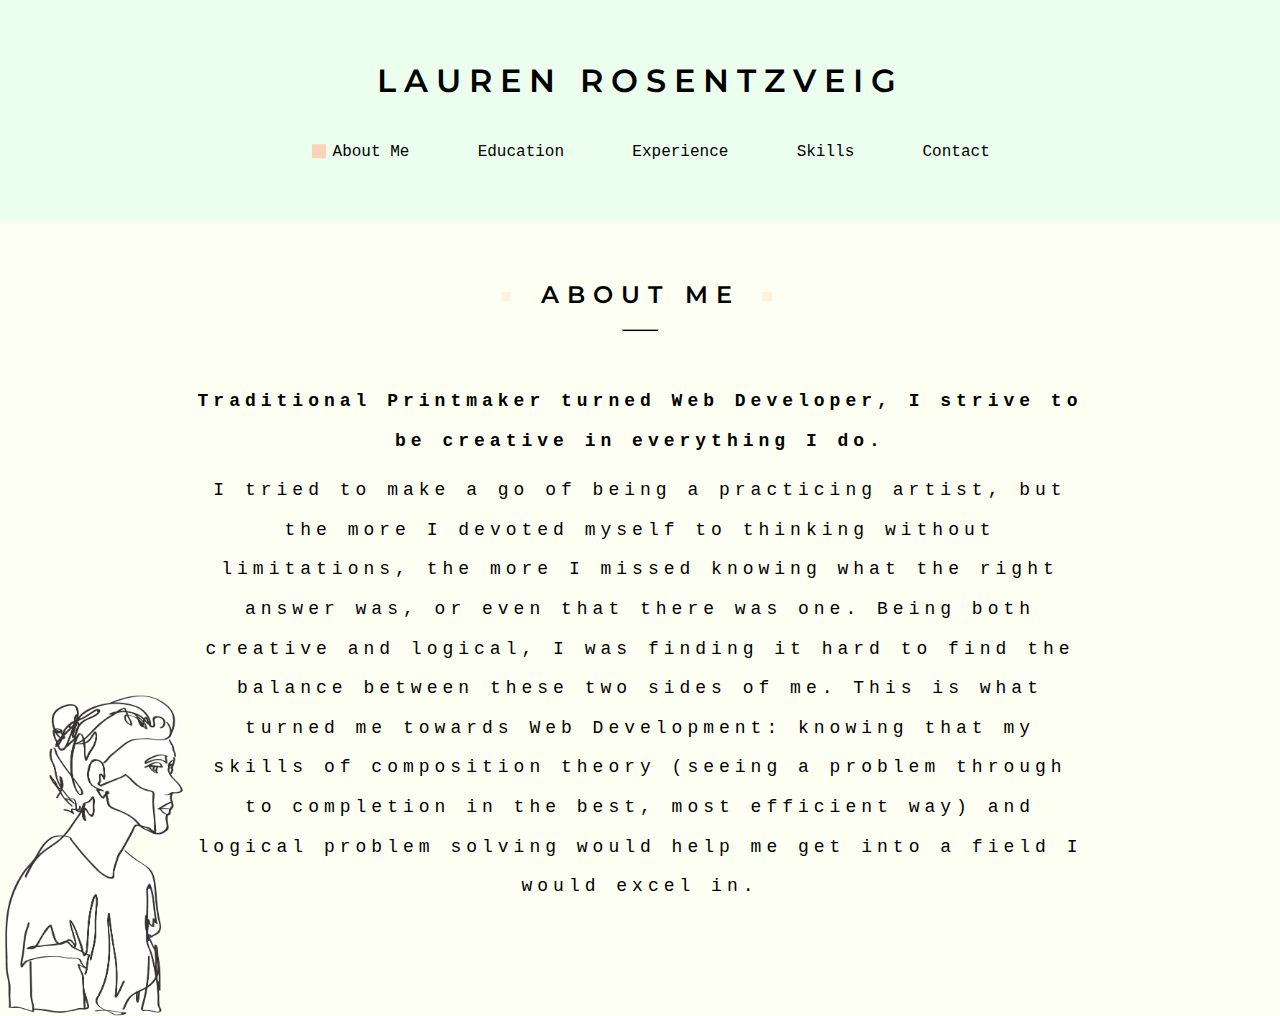
<file: index.html>
<!DOCTYPE html>
<html>
  <head>
    <meta charset=utf-8>
    <meta name="viewport" content="width=device-width, initial-scale=1.0">
    <link rel="icon" href="images/R-icon2.jpg">
    <link rel="stylesheet" href="./styles/styles.css">
    <link href="http://maxcdn.bootstrapcdn.com/font-awesome/4.2.0/css/font-awesome.min.css" rel="stylesheet">
    <script type="text/javascript" src="http://www.cornify.com/js/cornify.js"></script>
    <script src="https://ajax.googleapis.com/ajax/libs/jquery/1.8.3/jquery.min.js"></script>
    <script src="main.js"></script>
    <title>Rosentzveig</title>
  </head>

  <body>

    <header>
      <div class="header">
        <h1>Lauren Rosentzveig</h1>
        <nav>
          <!-- navbar -->
          <ul>
            <li>
              <a href="index.html"><span style="color:#FBD3B9">■</span>About Me</a>
            </li>
            <li>
              <a href="education.html"><span>■</span>Education</a>
            </li>
            <li>
              <a href="experience.html"><span>■</span>Experience</a>
            </li>
            <li>
              <a href="skills.html"><span>■</span>Skills</a>
            </li>
            <!-- <li>
              <a href="projects.html"><span>■</span>Current Projects</a>
            </li> -->
            <li>
              <a href="contact.html"><span>■</span>Contact</a>
            </li>
          </ul>
        </nav>
      </div>
    </header>

    <main>
      <!-- about me -->
      <div id="me-section">
        <h2 class="border">■<span>About Me</span>■</h2>
        <hr>
        <!-- <img src="images/profile.png" alt="profile" id="profile-img"> -->
        <p id="about-me-text"><span>Traditional Printmaker turned Web Developer, I strive to be creative in everything I do.</span> I tried to make a go of being a practicing artist, but the more I devoted myself to thinking without limitations, the more I missed knowing what the right answer was, or even that there was one. Being both creative and logical, I was finding it hard to find the balance between these two sides of me. This is what turned me towards Web Development: knowing that my skills of composition theory (seeing a problem through to completion in the best, most efficient way) and logical problem solving would help me get into a field I would excel in. </p>
        <img id="portrait" src="images/portrait.png" alt="portrait-image">
      </div>
    </main>

    <footer>
    </footer>

  </body>

</html>
</file>
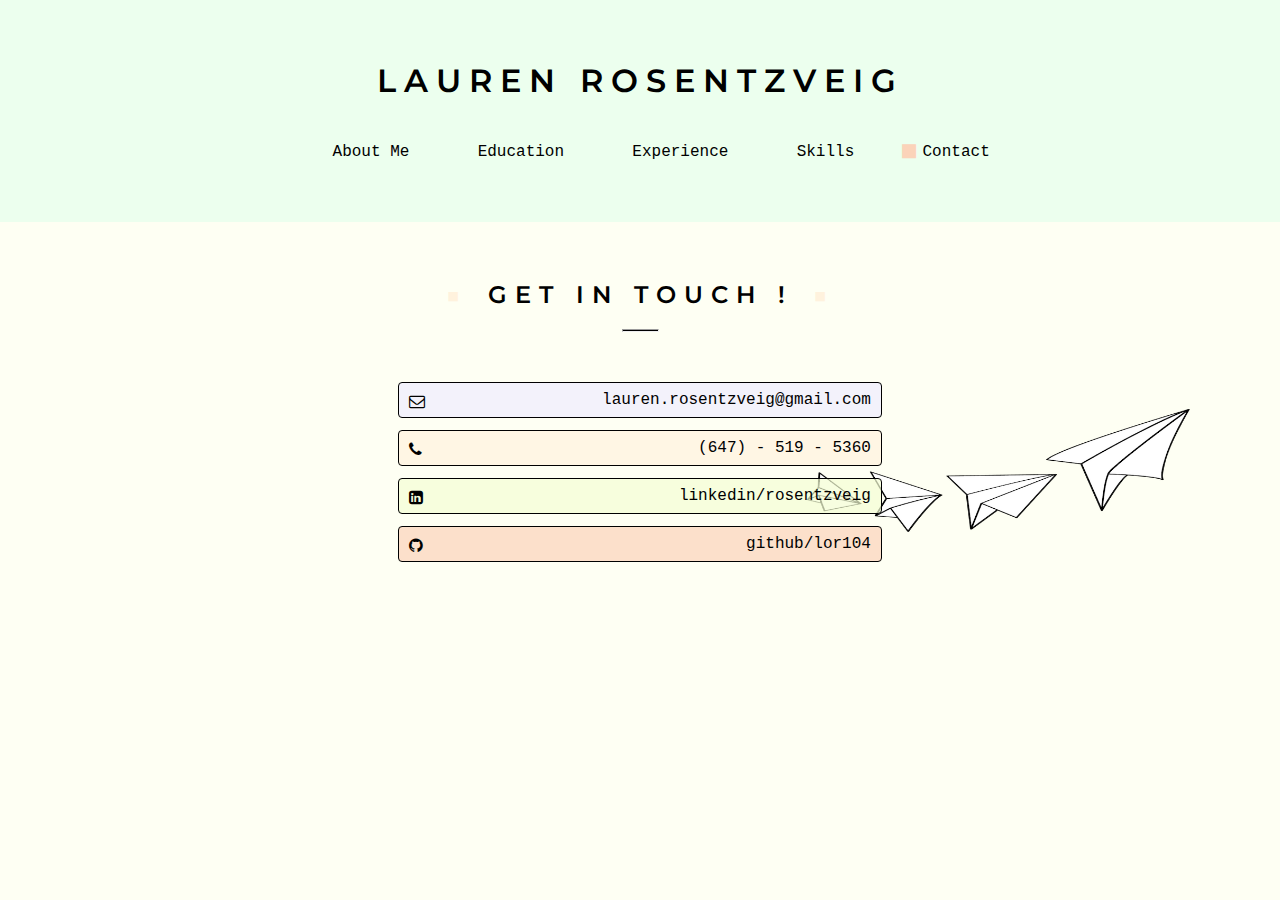
<file: contact.html>
<!DOCTYPE html>
<html>
  <head>
    <meta charset=utf-8>
    <meta name="viewport" content="width=device-width, initial-scale=1.0">
    <link rel="icon" href="images/R-icon2.jpg">
    <link href="https://fonts.googleapis.com/css?family=Open+Sans" rel="stylesheet">
    <link rel="stylesheet" href="./styles/styles.css">
    <link href="http://maxcdn.bootstrapcdn.com/font-awesome/4.2.0/css/font-awesome.min.css" rel="stylesheet">
    <script type="text/javascript" src="http://www.cornify.com/js/cornify.js"></script>
    <script src="https://ajax.googleapis.com/ajax/libs/jquery/1.8.3/jquery.min.js"></script>
    <script src="main.js"></script>
    <title>Rosentzveig</title>
  </head>

  <body>

    <header>
      <div class="header">
        <h1>Lauren Rosentzveig</h1>
        <nav>
          <!-- navbar -->
          <ul>
            <li>
              <a href="index.html"><span>■</span>About Me</a>
            </li>
            <li>
              <a href="education.html"><span>■</span>Education</a>
            </li>
            <li>
              <a href="experience.html"><span>■</span>Experience</a>
            </li>
            <li>
              <a href="skills.html"><span>■</span>Skills</a>
            </li>
            <!-- <li>
              <a href="projects.html"><span>■</span>Current Projects</a>
            </li> -->
            <li>
              <a href="contact.html"><span style="color:#FBD3B9">■</span>Contact</a>
            </li>
          </ul>
        </nav>
      </div>
    </header>

    <main>
      <!-- contact -->
      <div id="contact-section">
        <h2 class="border">■<span>Get In Touch !</span>■</h2>
        <hr>
        <a id="contact-email" href="mailto:lauren.rosentzveig@gmail.com"><i class="fa fa-envelope-o"></i> lauren.rosentzveig@gmail.com </a>
        <a id="contact-phone" href="tel:6475195360"><i class="fa fa-phone"></i> (647) - 519 - 5360 </a>
        <a id="contact-linkedin" href="http://www.linkedin.com/in/rosentzveig" target="_blank"><i class="fa fa-linkedin-square"></i> linkedin/rosentzveig </a>
        <a id="contact-github" href="http://github.com/lor104" target="_blank"><i class="fa fa-github"></i> github/lor104</a>
      </div>
    </main>

    <footer>
    </footer>

  </body>

</html>
</file>
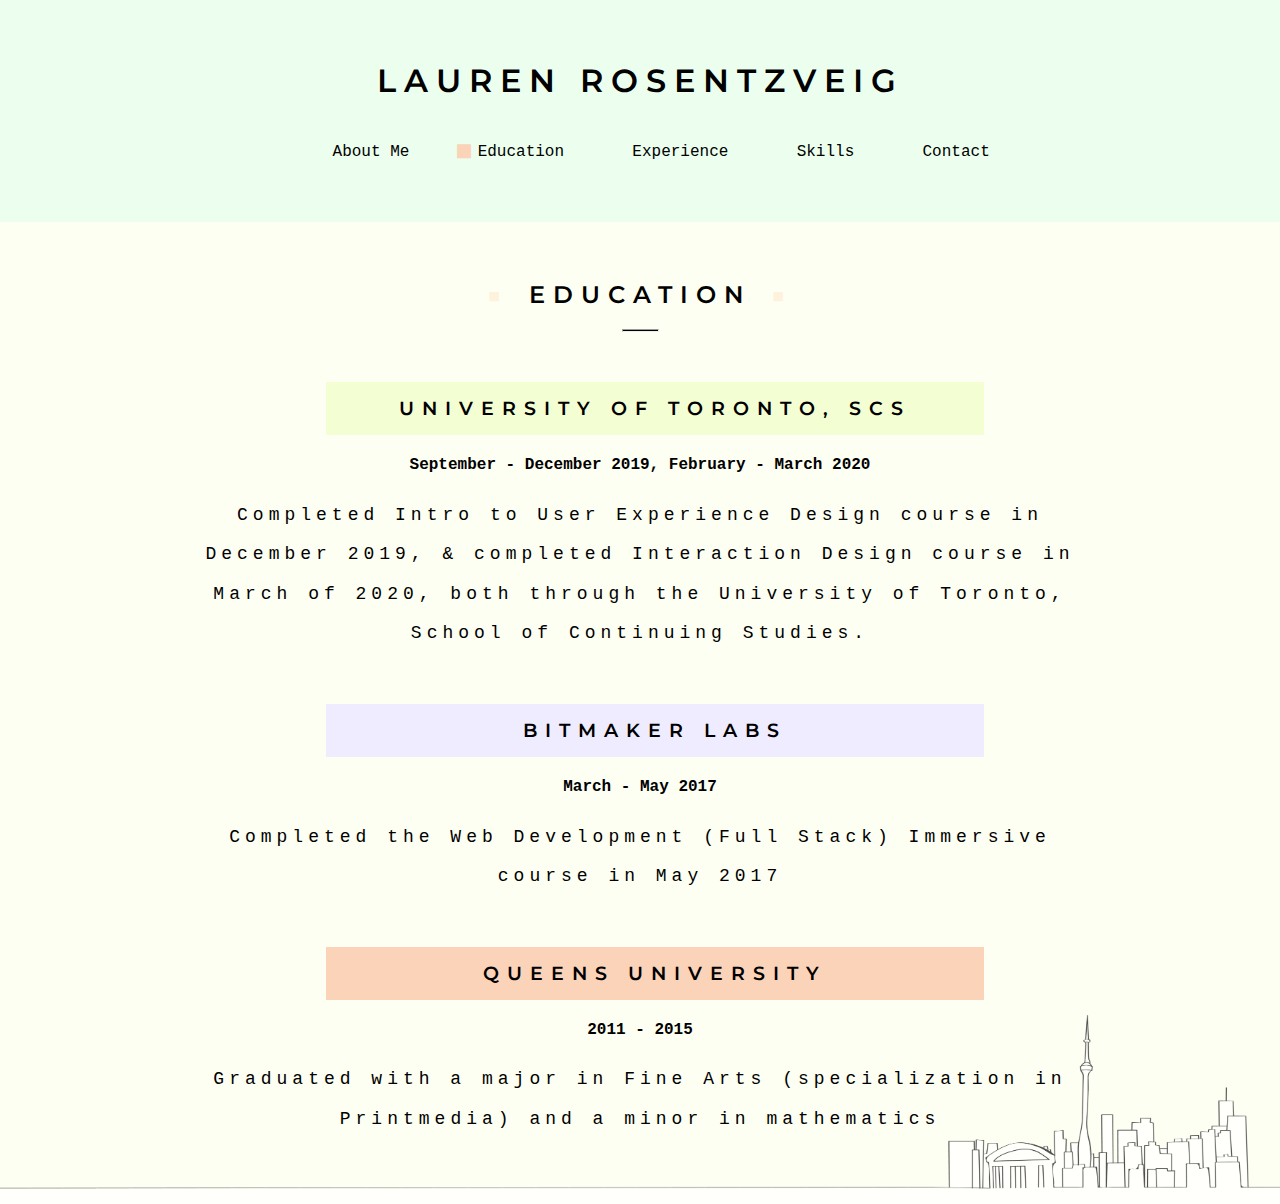
<file: education.html>
<!DOCTYPE html>
<html>
  <head>
    <meta charset=utf-8>
    <meta name="viewport" content="width=device-width, initial-scale=1.0">
    <link rel="icon" href="images/R-icon2.jpg">
    <link href="https://fonts.googleapis.com/css?family=Open+Sans" rel="stylesheet">
    <link rel="stylesheet" href="./styles/styles.css">
    <link href="http://maxcdn.bootstrapcdn.com/font-awesome/4.2.0/css/font-awesome.min.css" rel="stylesheet">
    <script type="text/javascript" src="http://www.cornify.com/js/cornify.js"></script>
    <script src="https://ajax.googleapis.com/ajax/libs/jquery/1.8.3/jquery.min.js"></script>
    <script src="main.js"></script>
    <title>Rosentzveig</title>
  </head>

  <body>

    <header>
      <div class="header">
        <h1>Lauren Rosentzveig</h1>
        <nav>
          <!-- navbar -->
          <ul>
            <li>
              <a href="index.html"><span>■</span>About Me</a>
            </li>
            <li>
              <a href="education.html"><span style="color:#FBD3B9">■</span>Education</a>
            </li>
            <li>
              <a href="experience.html"><span>■</span>Experience</a>
            </li>
            <li>
              <a href="skills.html"><span>■</span>Skills</a>
            </li>
            <!-- <li>
              <a href="projects.html"><span>■</span>Current Projects</a>
            </li> -->
            <li>
              <a href="contact.html"><span>■</span>Contact</a>
            </li>
          </ul>
        </nav>
      </div>
    </header>

    <main>
      <!-- education -->
      <div id="education-section">
        <h2 class="border">■<span>Education</span>■</h2>
        <hr>
        <h3 id="uxd">University of Toronto, SCS</h3>
        <h4>September - December 2019, February - March 2020</h4>
        <p>Completed Intro to User Experience Design course in December 2019, & completed Interaction Design course in March of 2020, both through the University of Toronto, School of Continuing Studies.</p>
        <h3 id="bitmaker">Bitmaker Labs</h3>
        <h4>March - May 2017</h4>
        <p>Completed the Web Development (Full Stack) Immersive course in May 2017</p>
        <h3 id="queens">Queens University</h3>
        <h4>2011 - 2015</h4>
        <p>Graduated with a major in Fine Arts (specialization in Printmedia) and a minor in mathematics</p>
        <img id="skyline" src="images/skyline.png" alt="skyline-image">
      </div>
    </main>

    <footer>
    </footer>

  </body>

</html>
</file>
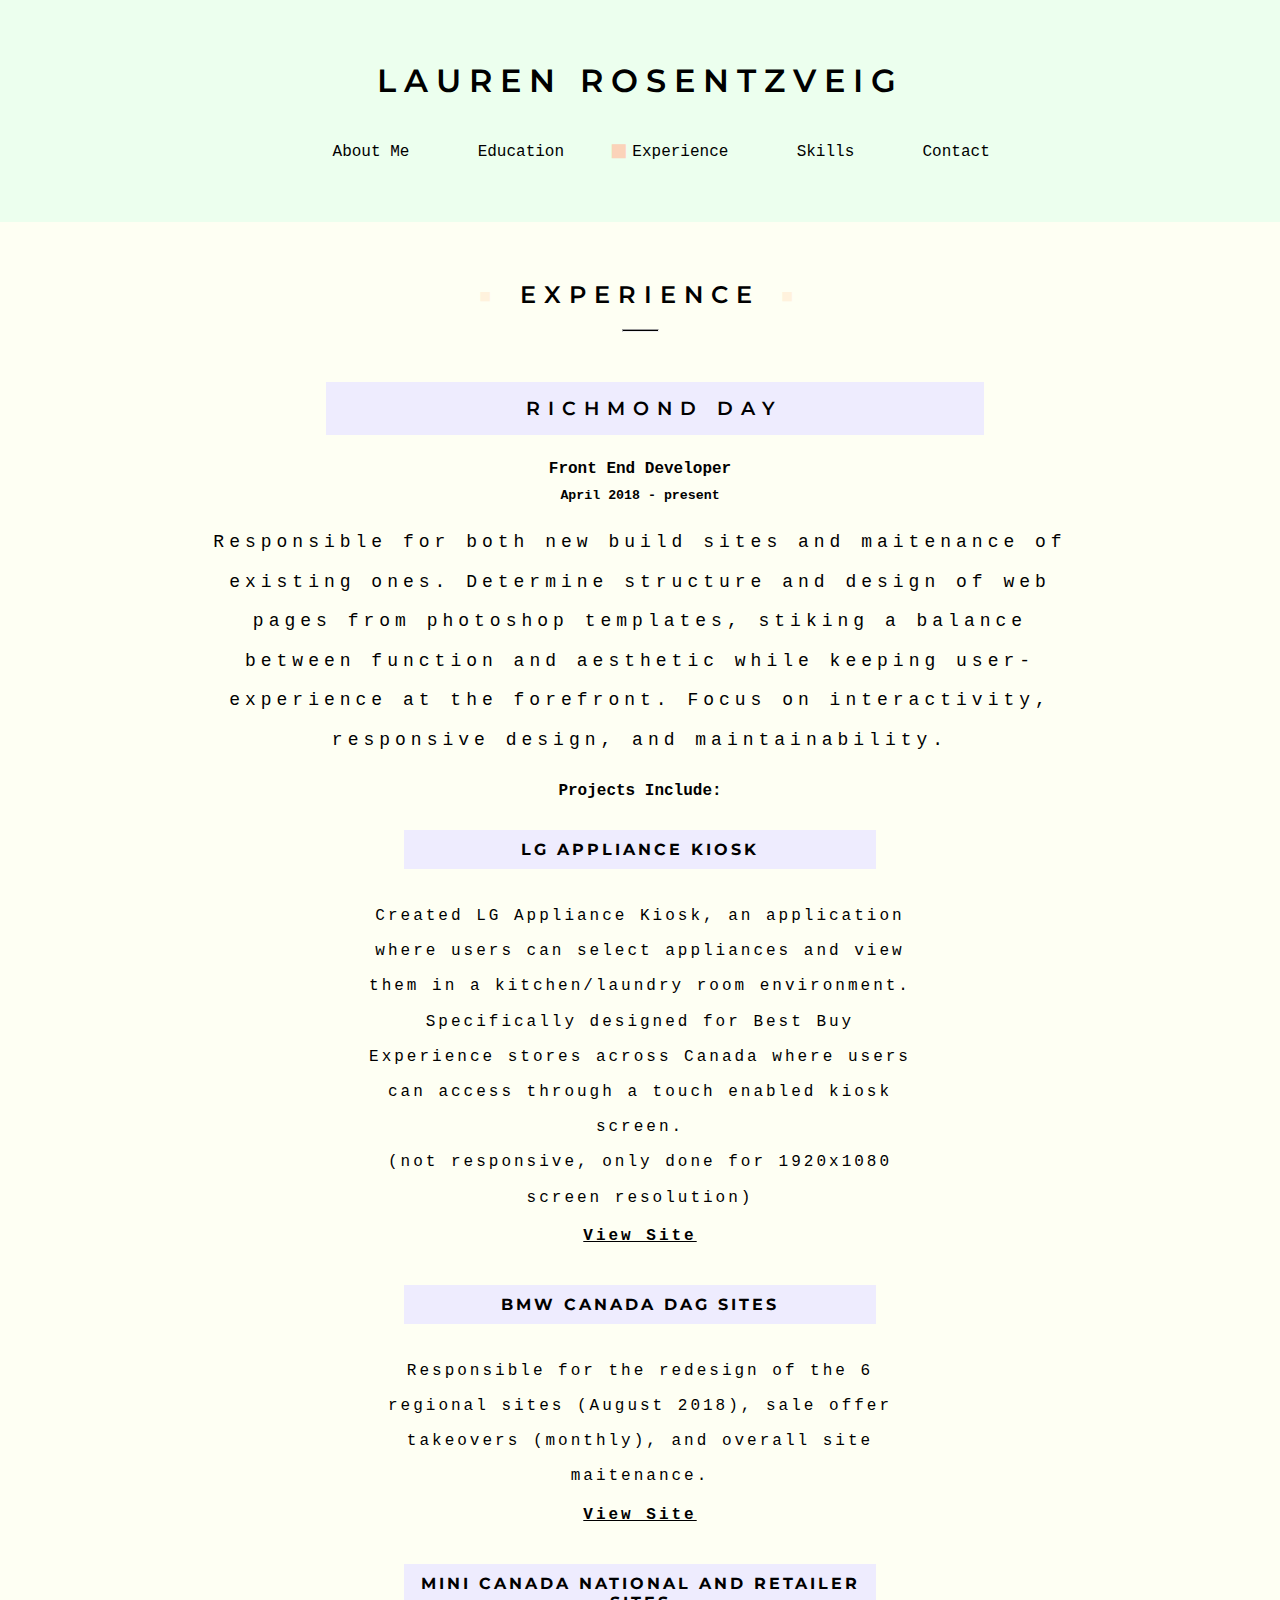
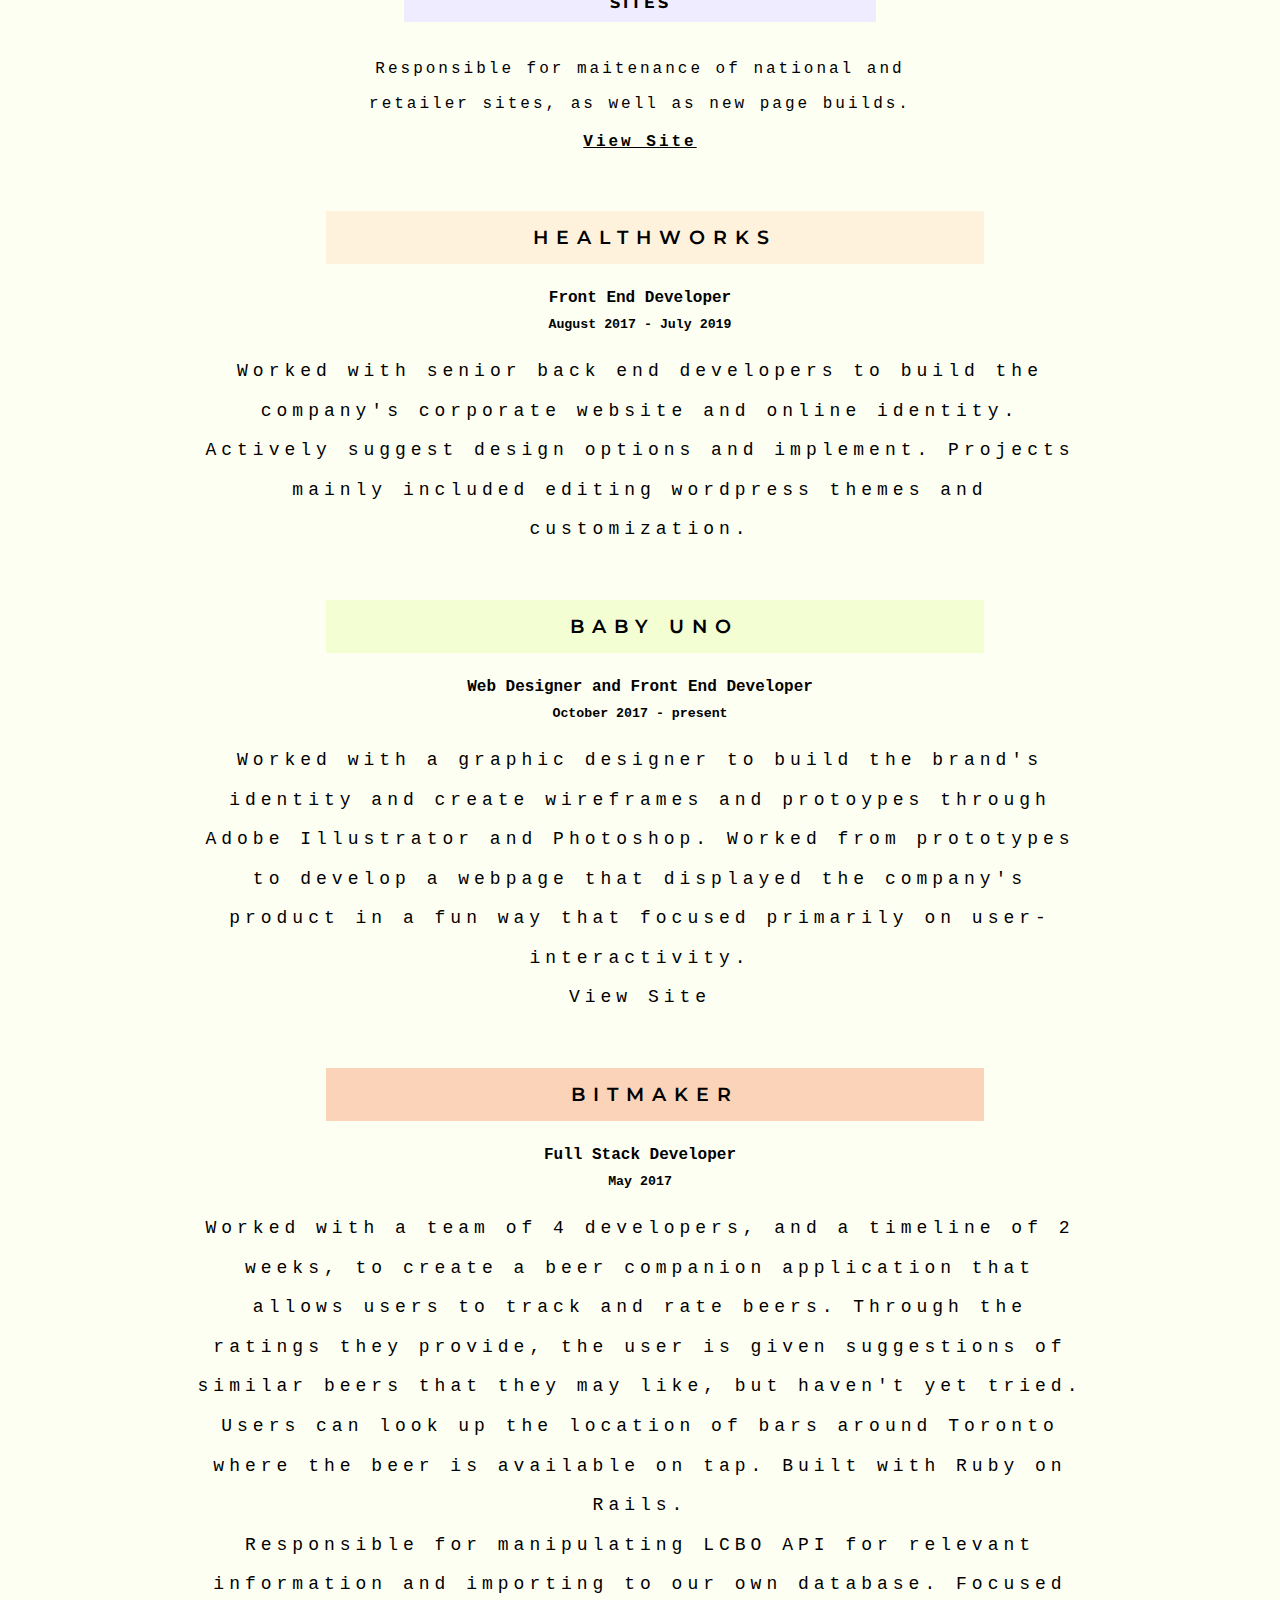
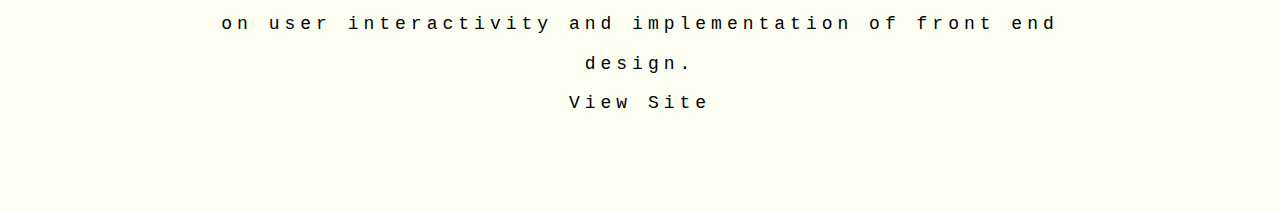
<file: experience.html>
<!DOCTYPE html>
<html>
  <head>
    <meta charset=utf-8>
    <meta name="viewport" content="width=device-width, initial-scale=1.0">
    <link rel="icon" href="images/R-icon2.jpg">
    <link href="https://fonts.googleapis.com/css?family=Open+Sans" rel="stylesheet">
    <link rel="stylesheet" href="./styles/styles.css">
    <link href="http://maxcdn.bootstrapcdn.com/font-awesome/4.2.0/css/font-awesome.min.css" rel="stylesheet">
    <script type="text/javascript" src="http://www.cornify.com/js/cornify.js"></script>
    <script src="https://ajax.googleapis.com/ajax/libs/jquery/1.8.3/jquery.min.js"></script>
    <script src="main.js"></script>
    <title>Rosentzveig</title>
  </head>

  <body>

    <header>
      <div class="header">
        <h1>Lauren Rosentzveig</h1>
        <nav>
          <!-- navbar -->
          <ul>
            <li>
              <a href="index.html"><span>■</span>About Me</a>
            </li>
            <li>
              <a href="education.html"><span>■</span>Education</a>
            </li>
            <li>
              <a href="experience.html"><span style="color:#FBD3B9">■</span>Experience</a>
            </li>
            <li>
              <a href="skills.html"><span>■</span>Skills</a>
            </li>
            <!-- <li>
              <a href="projects.html"><span>■</span>Current Projects</a>
            </li> -->
            <li>
              <a href="contact.html"><span>■</span>Contact</a>
            </li>
          </ul>
        </nav>
      </div>
    </header>

    <main>
      <!-- experience -->
      <div id="experience-section">
        <h2 class="border">■<span>EXPERIENCE</span>■</h2>
        <hr>
        <div class="experience-item">
          <div class="item-header">
            <h3 id="richmondday">Richmond Day</h3>
            <h4>Front End Developer</h4>
            <h5>April 2018 - present</h5>
          </div>
          <div class="item-body">
            <p>Responsible for both new build sites and maitenance of existing ones. Determine structure and design of web pages from photoshop templates, stiking a balance between function and aesthetic while keeping user-experience at the forefront. Focus on interactivity, responsive design, and maintainability.</p>
            <div class="projects">
              <h4>Projects Include:</h4>
              <div class="projects-item richmondday">
                <h5>LG Appliance Kiosk</h5>
                <p>Created LG Appliance Kiosk, an application where users can select appliances and view them in a kitchen/laundry room environment. Specifically designed for Best Buy Experience stores across Canada where users can access through a touch enabled kiosk screen. <br> (not responsive, only done for 1920x1080 screen resolution)<br>
                <a target="_blank" href="http://lgappliancekiosk.ca">View Site</a></p>
              </div>
              <div class="projects-item richmondday">
                <h5>BMW Canada DAG sites</h5>
                <p>Responsible for the redesign of the 6 regional sites (August 2018), sale offer takeovers (monthly), and overall site maitenance. <br>
                <a target="_blank" href="http://www.bmw-gta.ca">View Site</a></p>
              </div>
              <div class="projects-item richmondday">
                <h5>MINI Canada National and Retailer Sites</h5>
                <p>Responsible for maitenance of national and retailer sites, as well as new page builds. <br>
                <a target="_blank" href="http://www.mini.ca">View Site</a></p>
              </div>
            </div>
          </div>
        </div>

        <div class="experience-item">
          <div class="item-header">
            <h3 id="healthworks">HealthWorks</h3>
            <h4>Front End Developer</h4>
            <h5>August 2017 - July 2019</h5>
          </div>
          <div class="item-body">
            <p>Worked with senior back end developers to build the company's corporate website and online identity. Actively suggest design options and implement. Projects mainly included editing wordpress themes and customization.</p>
          </div>
        </div>

        <div class="experience-item babyuno">
          <div class="item-header">
            <h3 id="babyuno">Baby Uno</h3>
            <h4>Web Designer and Front End Developer</h4>
            <h5>October 2017 - present</h5>
          </div>
          <div class="item-body">
            <p>Worked with a graphic designer to build the brand's identity and create wireframes and protoypes through Adobe Illustrator and Photoshop. Worked from prototypes to develop a webpage that displayed the company's product in a fun way that focused primarily on user-interactivity.<br>
            <a target="_blank" href="http://www.babyuno.ca">View Site</a></p>
          </div>
        </div>

        <div class="experience-item bitmaker">
          <div class="item-header">
            <h3 id="bitmaker">Bitmaker</h3>
            <h4>Full Stack Developer</h4>
            <h5>May 2017</h5>
          </div>
          <div class="item-body">
            <p>Worked with a team of 4 developers, and a timeline of 2 weeks, to create a beer companion application that allows users to track and rate beers. Through the ratings they provide, the user is given suggestions of similar beers that they may like, but haven't yet tried. Users can look up the location of bars around Toronto where the beer is available on tap. Built with Ruby on Rails.<br>
            Responsible for manipulating LCBO API for relevant information and importing to our own database. Focused on user interactivity and implementation of front end design. <br>
            <a target="_blank" href="https://hoptimal.herokuapp.com/users/current">View Site</a></p>
          </div>
        </div>

      </div>
    </main>

    <footer>
    </footer>

  </body>

</html>
</file>
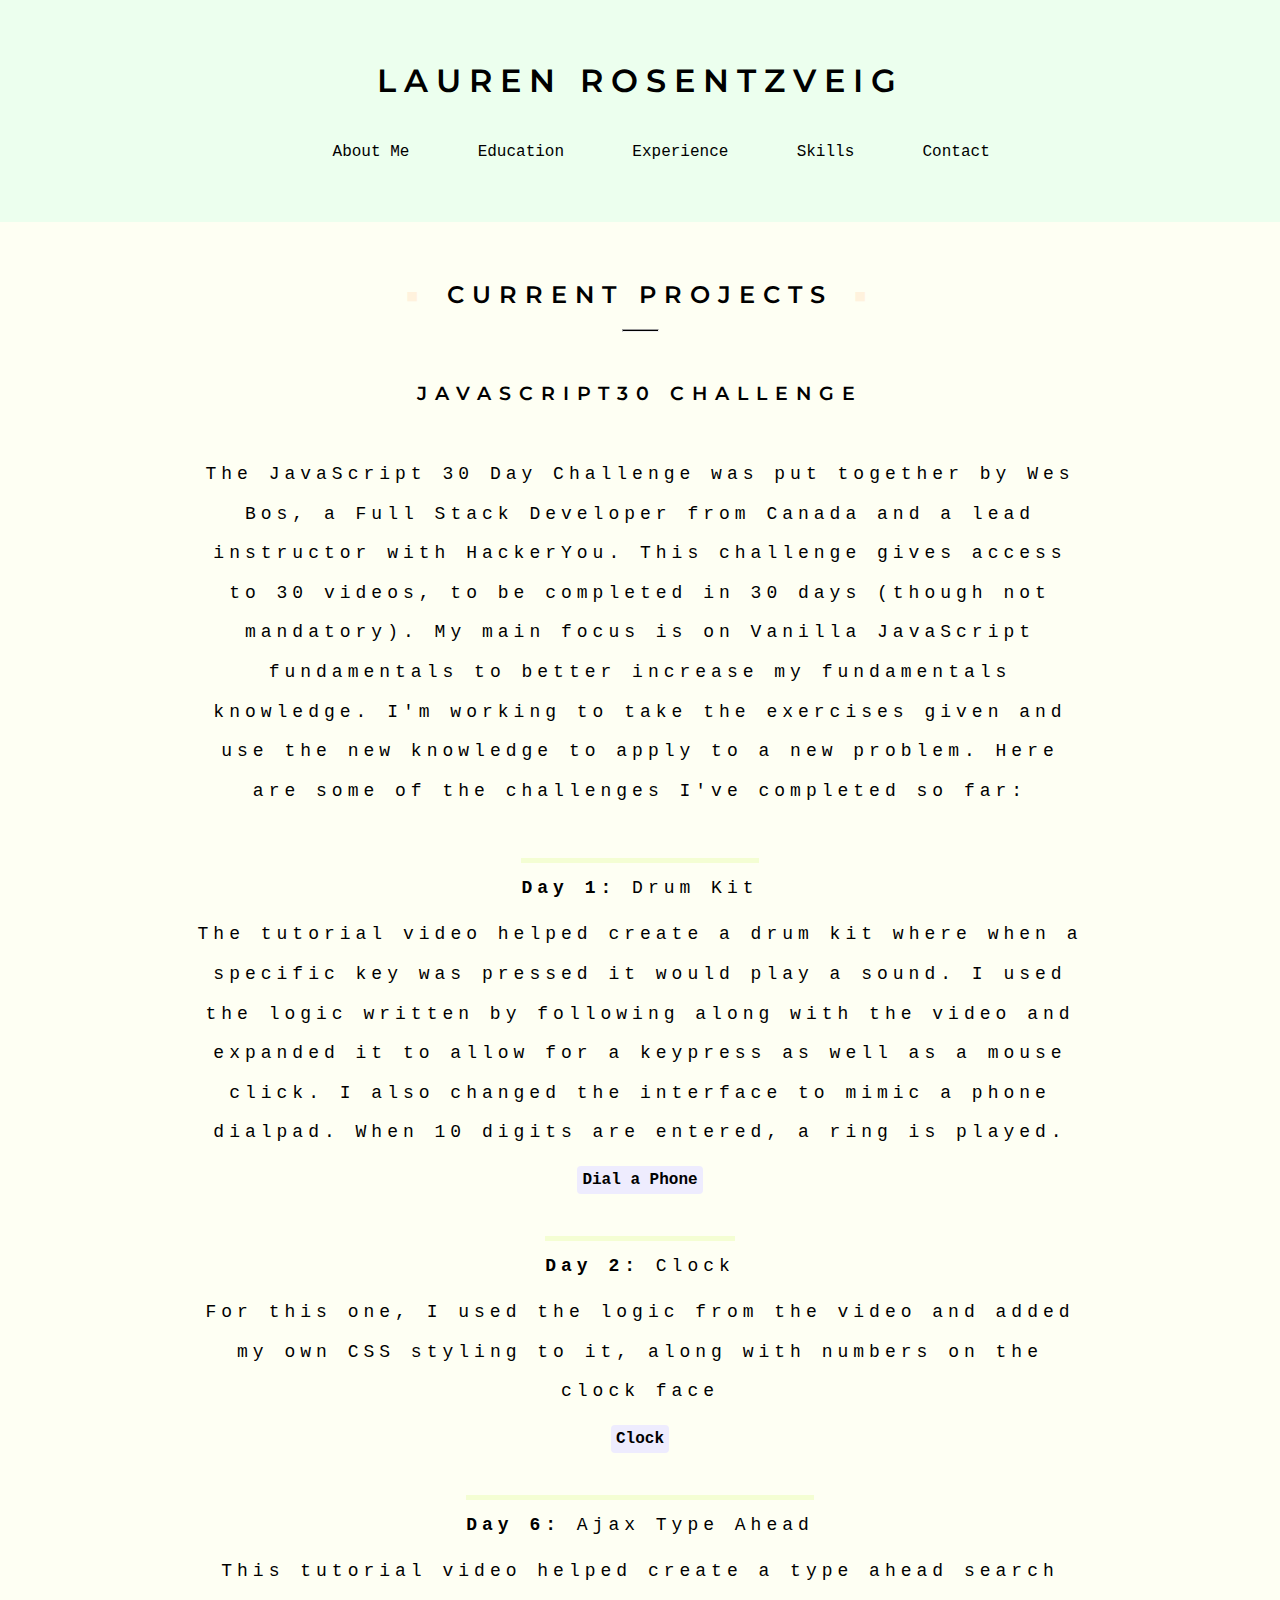
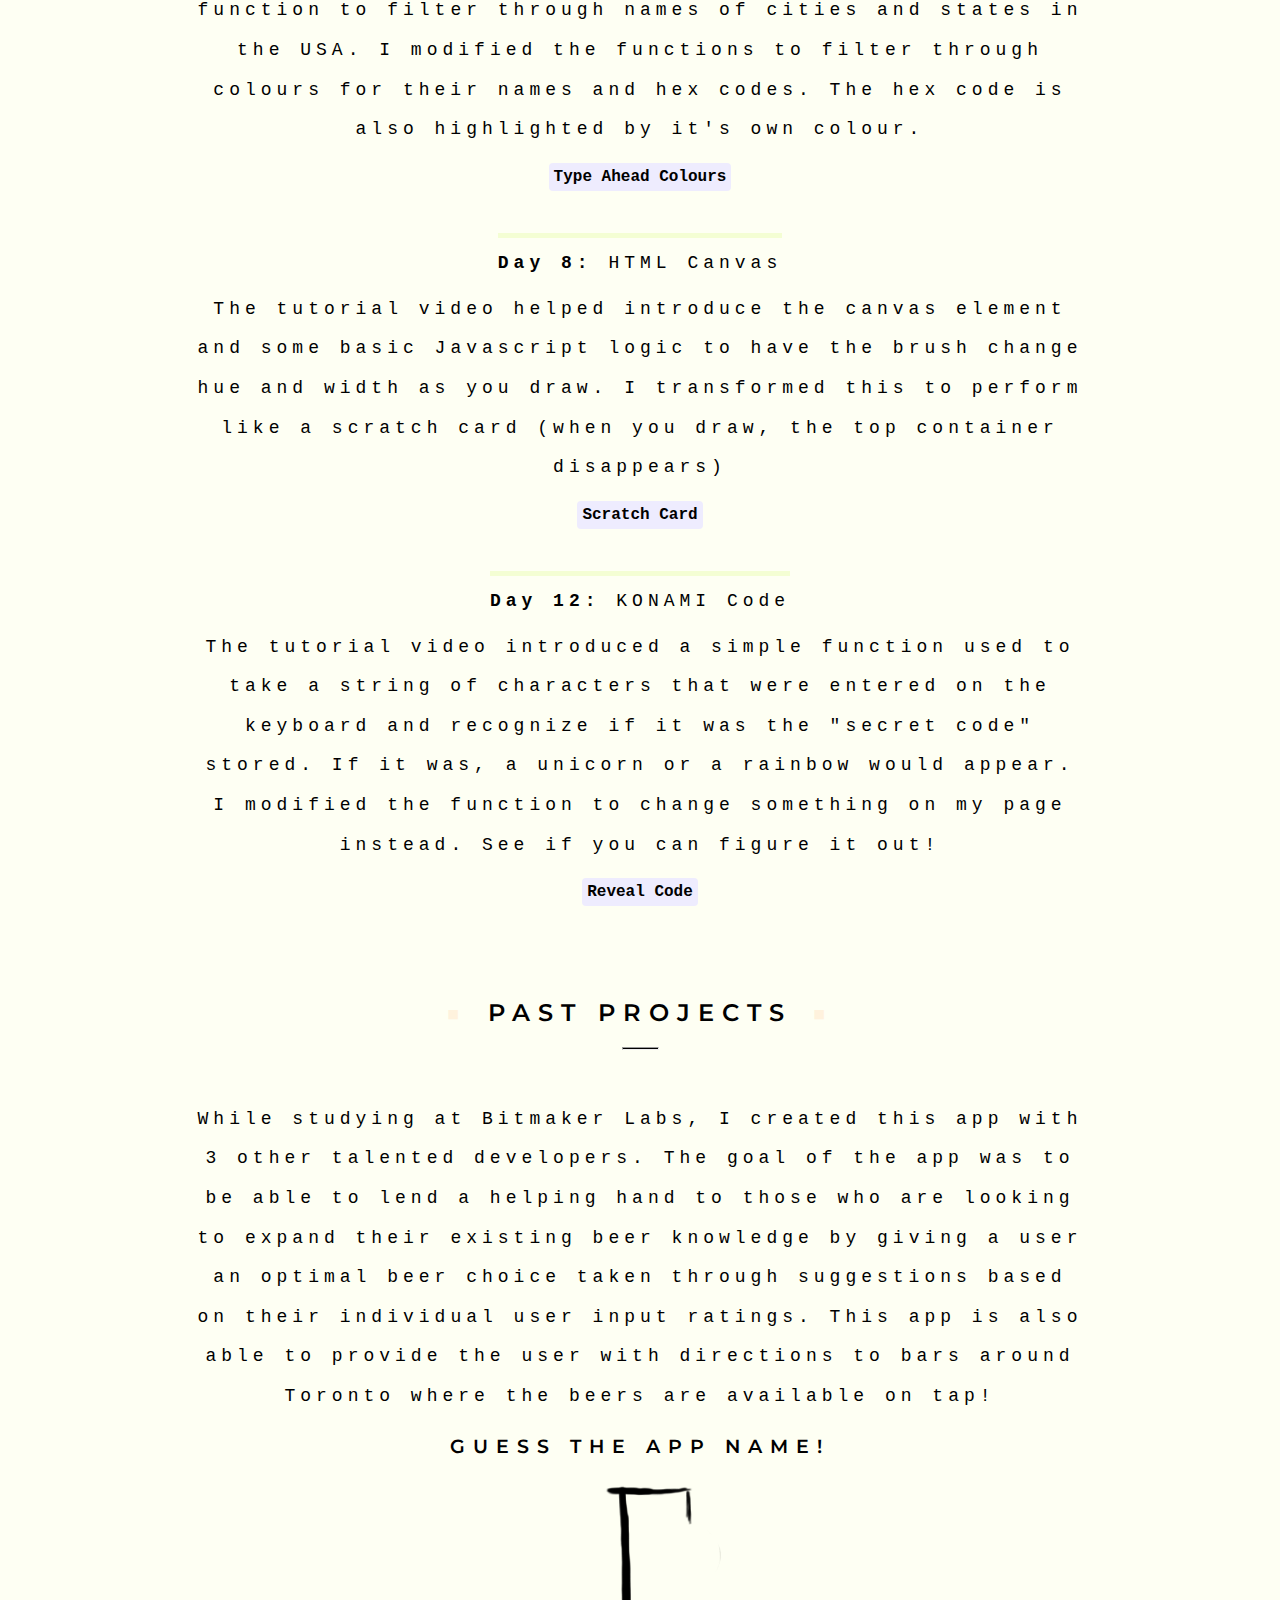
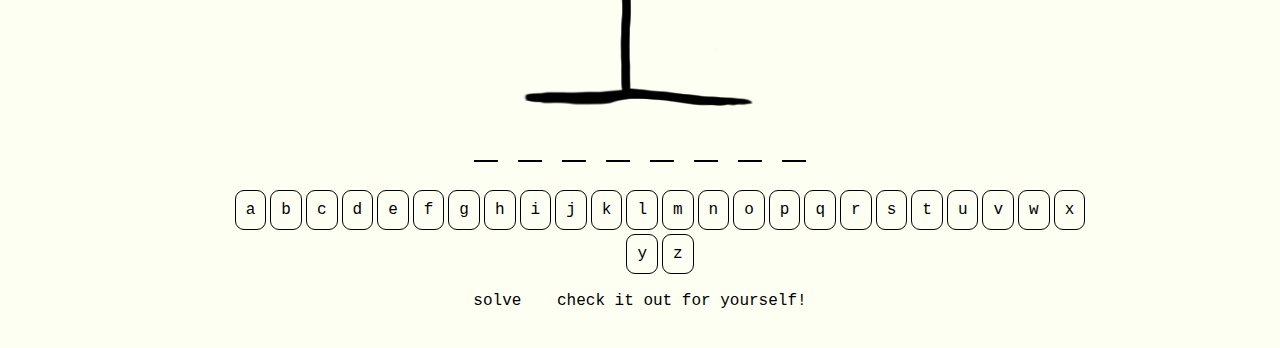
<file: projects.html>
<!DOCTYPE html>
<html>
  <head>
    <meta charset=utf-8>
    <meta name="viewport" content="width=device-width, initial-scale=1.0">
    <link rel="icon" href="images/R-icon2.jpg">
    <link href="https://fonts.googleapis.com/css?family=Open+Sans" rel="stylesheet">
    <link rel="stylesheet" href="./styles/styles.css">
    <link href="http://maxcdn.bootstrapcdn.com/font-awesome/4.2.0/css/font-awesome.min.css" rel="stylesheet">
    <script type="text/javascript" src="http://www.cornify.com/js/cornify.js"></script>
    <script src="https://ajax.googleapis.com/ajax/libs/jquery/1.8.3/jquery.min.js"></script>
    <script src="main.js"></script>
    <title>Rosentzveig</title>
  </head>

  <body>

    <header>
      <div class="header">
        <h1>Lauren Rosentzveig</h1>
        <nav>
          <!-- navbar -->
          <ul>
            <li>
              <a href="index.html"><span>■</span>About Me</a>
            </li>
            <li>
              <a href="education.html"><span>■</span>Education</a>
            </li>
            <li>
              <a href="experience.html"><span>■</span>Experience</a>
            </li>
            <li>
              <a href="skills.html"><span>■</span>Skills</a>
            </li>
            <!-- <li>
              <a href="projects.html"><span style="color:#FBD3B9">■</span>Current Projects</a>
            </li> -->
            <li>
              <a href="contact.html"><span>■</span>Contact</a>
            </li>
          </ul>
        </nav>
      </div>
    </header>

    <main>
      <!-- current projects section -->
      <div id="projects-section">
          <h2 class="border">■<span>Current Projects</span>■</h2>
          <hr>
          <h3>JavaScript30 Challenge</h3>
          <p>The <a class="no-style" href="https://javascript30.com/" target="_blank">JavaScript 30 Day Challenge</a> was put together by Wes Bos, a Full Stack Developer from Canada and a lead instructor with HackerYou. This challenge gives access to 30 videos, to be completed in 30 days (though not mandatory). My main focus is on Vanilla JavaScript fundamentals to better increase my fundamentals knowledge. I'm working to take the exercises given and use the new knowledge to apply to a new problem. Here are some of the challenges I've completed so far:</p>
          <p> <span class="js-title"><strong>Day 1:</strong> Drum Kit</span><br> The tutorial video helped create a drum kit where when a specific key was pressed it would play a sound. I used the logic written by following along with the video and expanded it to allow for a keypress as well as a mouse click. I also changed the interface to mimic a phone dialpad. When 10 digits are entered, a ring is played. <br>
          </p>
          <a class="cProject" href="./day1/phone.html" target="_blank">Dial a Phone</a>

          <p> <span class="js-title"><strong>Day 2:</strong> Clock </span><br> For this one, I used the logic from the video and added my own CSS styling to it, along with numbers on the clock face <br>
          </p>
          <a class="cProject" href="./day2/clock.html" target="_blank">Clock</a>

          <p> <span class="js-title"><strong>Day 6:</strong> Ajax Type Ahead </span><br>This tutorial video helped create a type ahead search function to filter through names of cities and states in the USA. I modified the functions to filter through colours for their names and hex codes. The hex code is also highlighted by it's own colour. <br>
          </p>
          <a class="cProject" href="./day6/typeahead.html" target="_blank">Type Ahead Colours</a>

          <p> <span class="js-title"><strong>Day 8:</strong> HTML Canvas </span><br> The tutorial video helped introduce the canvas element and some basic Javascript logic to have the brush change hue and width as you draw. I transformed this to perform like a scratch card (when you draw, the top container disappears) <br>
          </p>
          <a class="cProject" href="./day8/canvas.html" target="_blank">Scratch Card</a>

          <p> <span class="js-title"><strong>Day 12:</strong> KONAMI Code </span><br> The tutorial video introduced a simple function used to take a string of characters that were entered on the keyboard and recognize if it was the "secret code" stored. If it was, a unicorn or a rainbow would appear. I modified the function to change something on my page instead. See if you can figure it out! <br>
          </p>
          <a class="cProject" id="reveal-code" href="#reveal-code">Reveal Code</a>
      </div>


      <!-- past projects -->
      <div id="past-projects-section">
        <h2 class="border">■<span>Past Projects</span>■</h2>
        <hr>
        <p>While studying at Bitmaker Labs, I created this app with 3 other talented developers. The goal of the app was to be able to lend a helping hand to those who are looking to expand their existing beer knowledge by giving a user an optimal beer choice taken through suggestions based on their individual user input ratings. This app is also able to provide the user with directions to bars around Toronto where the beers are available on tap!</p>
        <h3>Guess the app name!</h3>
        <div class="hangman 0">
          <div class="hangman-image">
            <img id="hangman6" src="images/hangman6.png" alt="hangman">
            <img id="hangman5" src="images/hangman5.png" alt="hangman">
            <img id="hangman4" src="images/hangman4.png" alt="hangman">
            <img id="hangman3" src="images/hangman3.png" alt="hangman">
            <img id="hangman2" src="images/hangman2.png" alt="hangman">
            <img id="hangman1" src="images/hangman1.png" alt="hangman">
            <img id="hangman-full" src="images/hangman-full.png" alt="hangman">
          </div>



          <div class="info">
          </div>

          <div class="guess">
          </div>

          <div id="buttons">
          </div>
        </div>
        <a id="solve-hangman" href="#">solve</a>
        <a href="http://hoptimal.herokuapp.com" target="_blank">check it out for yourself!</a>
      </div>

    </main>

    <footer>
    </footer>

  </body>

</html>
</file>
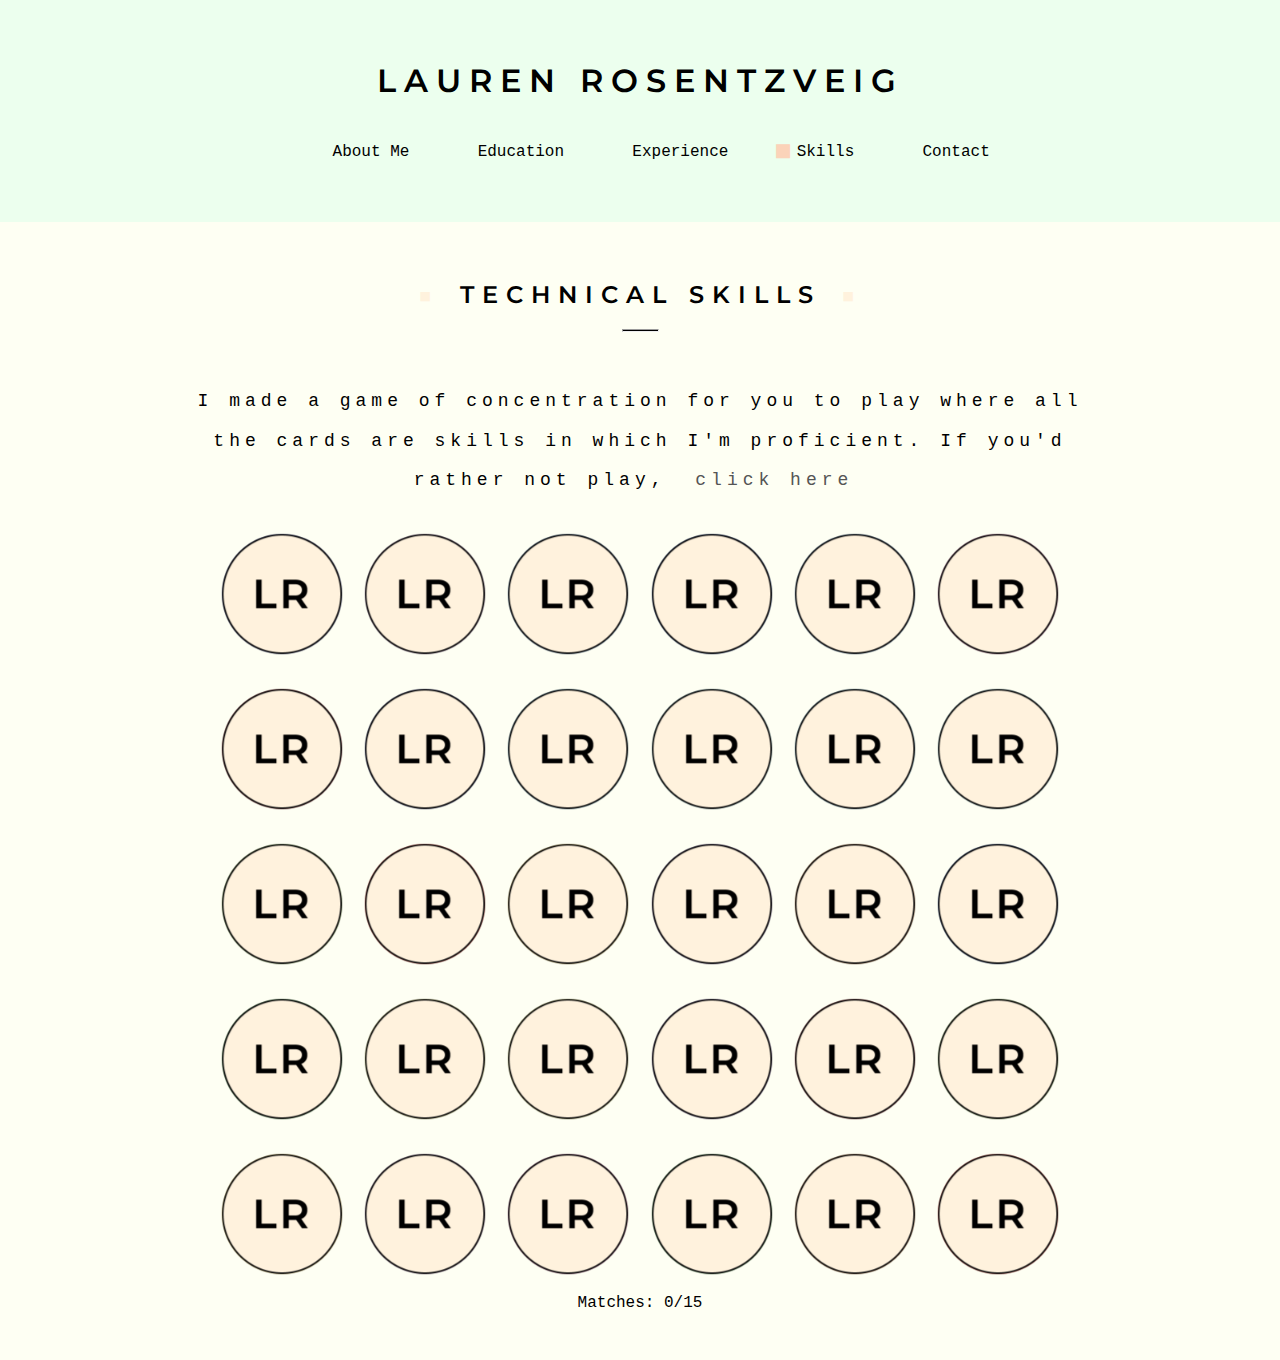
<file: skills.html>
<!DOCTYPE html>
<html>
  <head>
    <meta charset=utf-8>
    <meta name="viewport" content="width=device-width, initial-scale=1.0">
    <link rel="icon" href="images/R-icon2.jpg">
    <link href="https://fonts.googleapis.com/css?family=Open+Sans" rel="stylesheet">
    <link rel="stylesheet" href="./styles/styles.css">
    <link href="http://maxcdn.bootstrapcdn.com/font-awesome/4.2.0/css/font-awesome.min.css" rel="stylesheet">
    <script type="text/javascript" src="http://www.cornify.com/js/cornify.js"></script>
    <script src="https://ajax.googleapis.com/ajax/libs/jquery/1.8.3/jquery.min.js"></script>
    <script src="main.js"></script>
    <title>Rosentzveig</title>
  </head>

  <body>

    <header>
      <div class="header">
        <h1>Lauren Rosentzveig</h1>
        <nav>
          <!-- navbar -->
          <ul>
            <li>
              <a href="index.html"><span>■</span>About Me</a>
            </li>
            <li>
              <a href="education.html"><span>■</span>Education</a>
            </li>
            <li>
              <a href="experience.html"><span>■</span>Experience</a>
            </li>
            <li>
              <a href="skills.html"><span style="color:#FBD3B9">■</span>Skills</a>
            </li>
            <!-- <li>
              <a href="projects.html"><span>■</span>Current Projects</a>
            </li> -->
            <li>
              <a href="contact.html"><span>■</span>Contact</a>
            </li>
          </ul>
        </nav>
      </div>
    </header>
    <main>
      <!-- skills -->
      <div id="skills-section">
        <h2 class="border">■<span>Technical Skills</span>■</h2>
        <hr>
        <p id="skills-intro">I made a game of concentration for you to play where all the cards are skills in which I'm proficient. If you'd rather not play, <a id="show-all-skills"href="#">click here</a></p>
        <div id="skills-game">
          <div class="modal">
            <h2 class="border">■<span>Technical Skills</span>■</h2>
            <hr>
            <div class="skills-item">
              <h3 id="proficient">Proficient</h3>
              <div class="skills-list">
                <ul>
                  <li>HTML5</li>
                  <li>CSS3</li>
                  <li>SASS</li>
                  <li>Adobe Illustrator</li>
                  <li>Adobe Photoshop</li>
                  <li>Javascript</li>
                  <li>jQuery</li>
                </ul>
              </div>
            </div>
            <div class="skills-item">
              <h3 id="experienced">Experienced</h3>
              <div class="skills-list">
                <ul>
                  <li>Git</li>
                  <li>React</li>
                  <li>Node.js</li>
                  <li>Ruby</li>
                  <li>Rails</li>
                </ul>
              </div>
            </div>
            <div class="skills-item">
              <h3 id="competent">Competent</h3>
              <div class="skills-list">
                <ul>
                  <li>SQL</li>
                  <li>ASP.NET</li>
                </ul>
              </div>
            </div>
            <div class="skills-item">
              <h3 id="introduced">Introduced</h3>
              <div class="skills-list">
                <ul>
                  <li>React Native</li>
                  <li>C#</li>
                </ul>
              </div>
            </div>
            <a id="reset-all-skills" href="#skills-section">start over</a>
          </div>
          <div class="card0 skill"></div>
          <div class="card1 skill"></div>
          <div class="card2 skill"></div>
          <div class="card3 skill"></div>
          <div class="card4 skill"></div>
          <div class="card5 skill"></div>
          <div class="card6 skill"></div>
          <div class="card7 skill"></div>
          <div class="card8 skill"></div>
          <div class="card9 skill"></div>
          <div class="card10 skill"></div>
          <div class="card11 skill"></div>
          <div class="card12 skill"></div>
          <div class="card13 skill"></div>
          <div class="card14 skill"></div>
          <div class="card15 skill"></div>
          <div class="card16 skill"></div>
          <div class="card17 skill"></div>
          <div class="card18 skill"></div>
          <div class="card19 skill"></div>
          <div class="card20 skill"></div>
          <div class="card21 skill"></div>
          <div class="card22 skill"></div>
          <div class="card23 skill"></div>
          <div class="card24 skill"></div>
          <div class="card25 skill"></div>
          <div class="card26 skill"></div>
          <div class="card27 skill"></div>
          <div class="card28 skill"></div>
          <div class="card29 skill"></div>
        </div>
        <div id="number-of-matches">Matches: 0/15</div>
      </div>
    </main>

    <footer>
    </footer>

  </body>

</html>
</file>
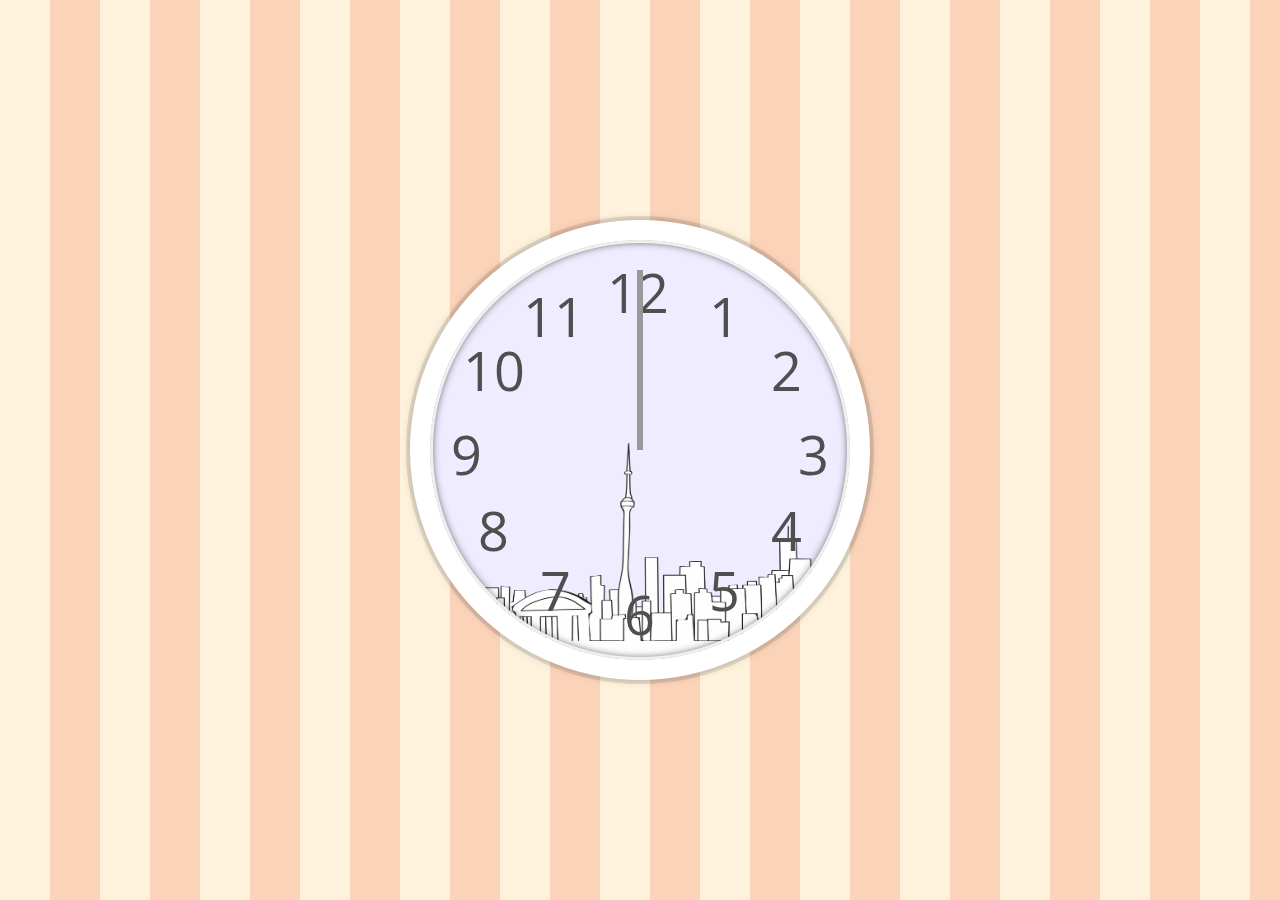
<file: day2/clock.html>
<!DOCTYPE html>
<html lang="en">
<head>
  <meta charset="UTF-8">
  <link rel="icon" href="../images/R-icon2.jpg">
  <link href="https://fonts.googleapis.com/css?family=Open+Sans" rel="stylesheet">
  <title>JS + CSS Clock</title>
</head>
<body>


    <div class="clock">
      <div class="clock-face">
        <div class="hour hour12">12</div>
        <div class="hour hour3">3</div>
        <div class="hour hour6">6</div>
        <div class="hour hour9">9</div>
        <div class="hour hour1">1</div>
        <div class="hour hour2">2</div>
        <div class="hour hour4">4</div>
        <div class="hour hour5">5</div>
        <div class="hour hour7">7</div>
        <div class="hour hour8">8</div>
        <div class="hour hour10">10</div>
        <div class="hour hour11">11</div>
        <div class="hand hour-hand"></div>
        <div class="hand min-hand"></div>
        <div class="hand second-hand"></div>
      </div>
    </div>


  <style>
  :root {
    --background: #FEFFF3;
    --foreground: #ECFFEE;
    --highlight: #FFF2DD;
    --highlight2: #EEECFE;
    --highlight3: #F4FED3;
    --highlight4: #EDCFFB;
    --highlight5: #FBD3B9;
    --black: #4F4F4F;
    --highlight-o: rgba(255, 242, 221, 0.7);
    --highlight2-o: rgba(238, 236, 254, 0.7);
    --highlight3-o: rgba(244, 254, 211, 0.7);
    --highlight4-o: rgba(237, 207, 251, 0.7);
    --highlight5-o: rgba(251, 211, 185, 0.7);
    --foreground-o: rgba(236, 255, 238, 0.7);
  }

    html {
      background: repeating-linear-gradient(
      to right,
      var(--highlight),
      var(--highlight) 50px,
      var(--highlight5) 50px,
      var(--highlight5) 100px
    );
      background-size:cover;
      font-family: 'Open Sans', sans-serif;
      text-align: center;
      font-size: 10px;
    }

    body {
      margin: 0;
      font-size: 2rem;
      display:flex;
      flex:1;
      min-height: 100vh;
      align-items: center;
    }

    .clock {
      width: 30rem;
      height: 30rem;
      border:20px solid white;
      border-radius:50%;
      margin:50px auto;
      position: relative;
      padding:6rem;
      background: url(skyline.png) no-repeat 80%;
      background-position: bottom right;
      background-size: 350%;
      background-color: var(--highlight2);
      box-shadow:
        0 0 0 4px rgba(0,0,0,0.1),
        inset 0 0 0 3px #EFEFEF,
        inset 0 0 10px black,
        0 0 10px rgba(0,0,0,0.2);
    }

    .clock-face {
      position: relative;
      width: 100%;
      height: 100%;
      transform: translateY(-3px); /* account for the height of the clock hands */
    }

    .hand {
      width:50%;
      height:6px;
      background: var(--black);
      position: absolute;
      top:50%;
      transform-origin: 100%;
      transform: rotate(90deg);
      transition-timing-function: cubic-bezier(0.09, 2.71, 0.58, 1);
    }

    .second-hand {
      width:60%;
      left: -10%;
      background: #999999;
    }
    .min-hand {
      width:55%;
      left: -5%;
    }
    .hour-hand {
      width:40%;
      left: 10%;
    }

    .hour {
      position: absolute;
      font-size: 2.7em;
      color: var(--black);
    }
    .hour12 {
      left: calc(50% - 33px);
      top: -14%;
    }
    .hour3 {
      right: -13%;
      top: calc(50% - 30px);
    }
    .hour6 {
      left: calc(50% - 16px);
      bottom: -18%;
    }
    .hour9 {
      left: -13%;
      top: calc(50% - 30px);
    }
    .hour1 {
      left: calc(75% - 6px);
      top: -6%;
    }
    .hour2 {
      left: calc(95% - 4px);
      top: 12%;
    }
    .hour4 {
      left: calc(95% - 4px);
      bottom: 10%;
    }
    .hour5 {
      left: calc(75% - 6px);
      bottom: -10%;
    }
    .hour7 {
      right: calc(75% - 6px);
      bottom: -10%;
    }
    .hour8 {
      right: calc(95% - 4px);
      bottom: 10%;
    }
    .hour10 {
      right: calc(95% - 20px);
      top: 12%;
    }
    .hour11 {
      right: calc(75% - 20px);
      top: -6%;
    }

  </style>

  <script>
    var secondHand = document.querySelector('.second-hand');
    var minHand = document.querySelector('.min-hand');
    var hourHand = document.querySelector('.hour-hand');

    function setDate() {
      const now = new Date();

      const seconds = now.getSeconds();
      const secondsDegrees = ((seconds / 60) * 360) + 90;
      secondHand.style.transform = `rotate(${secondsDegrees}deg)`;

      const mins = now.getMinutes();
      const minsDegrees = ((mins / 60) * 360) + 90;
      minHand.style.transform = `rotate(${minsDegrees}deg)`;

      const hours = now.getHours();
      const hoursDegrees = ((hours / 12) * 360) + 90;
      hourHand.style.transform = `rotate(${hoursDegrees}deg)`;
    }

  setInterval(setDate, 1000);

  </script>
</body>
</html>
</file>
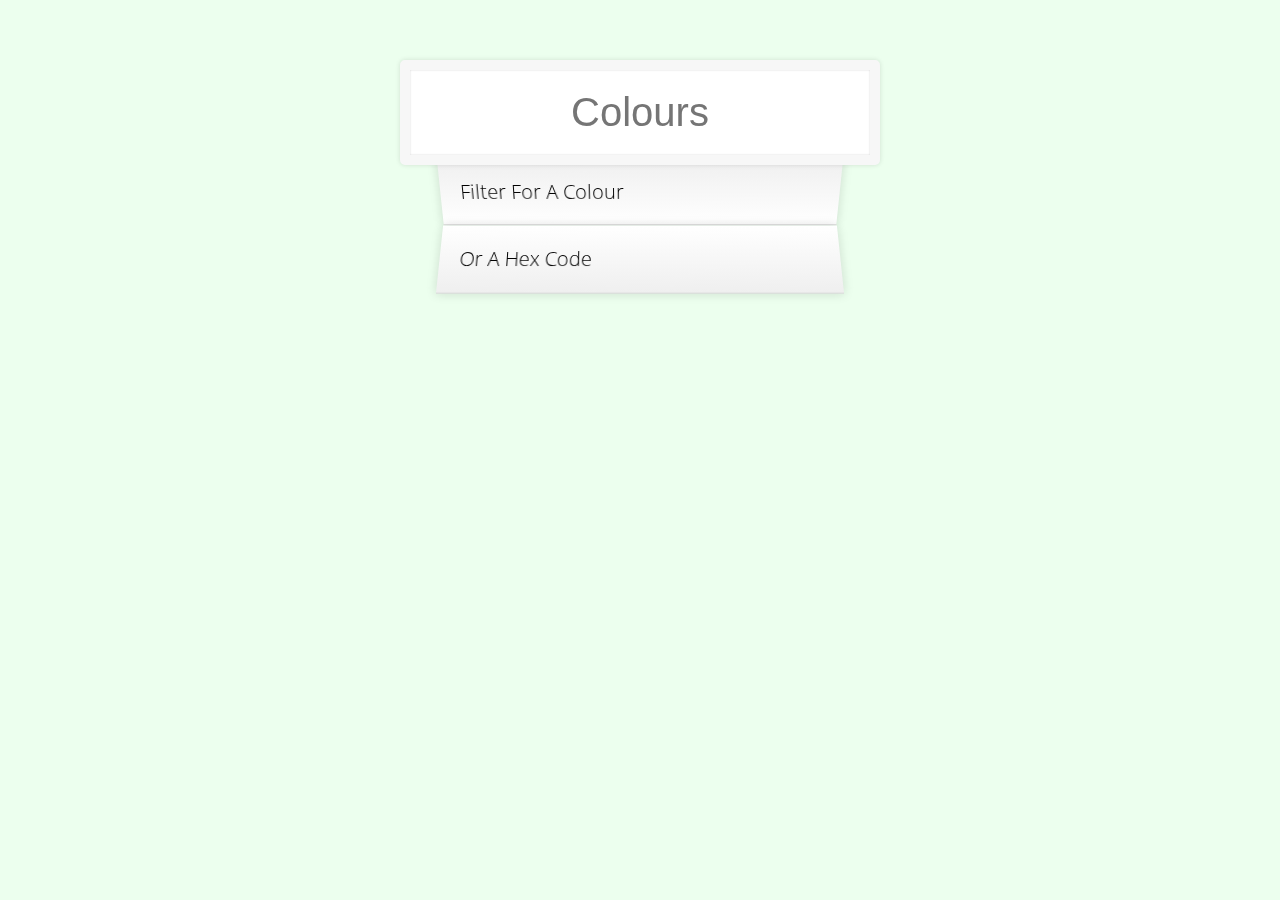
<file: day6/typeahead.html>
<!DOCTYPE html>
<html lang="en">
<head>
  <meta charset="UTF-8">
  <link rel="icon" href="../images/R-icon2.jpg">
  <title>Type Ahead Colours</title>
  <link href="https://fonts.googleapis.com/css?family=Open+Sans" rel="stylesheet">
  <link rel="stylesheet" href="style.css">
</head>
<body>

  <form class="search-form">
    <input type="text" class="search" placeholder="Colours">
    <ul class="suggestions">
      <li>Filter for a colour</li>
      <li>or a hex code</li>
    </ul>
  </form>
<script>
const endpoint = 'https://raw.githubusercontent.com/cheprasov/json-colors/master/colors.json';

const colors = [];
fetch(endpoint)
  .then(blob => blob.json())
  .then(data => colors.push(...data));

function findMatches(wordToMatch, colors) {
  return colors.filter(color => {
    // here we need to figure out if the city or state matches what was searched
    const regex = new RegExp(wordToMatch, 'gi');
    return color.name.match(regex) || color.hex.match(regex)
  });
}

function numberWithCommas(x) {
  return x.toString().replace(/\B(?=(\d{3})+(?!\d))/g, ',');
}

function displayMatches() {
  const matchArray = findMatches(this.value, colors);
  const html = matchArray.map(color => {
    const regex = new RegExp(this.value, 'gi');
    const colorName = color.name.replace(regex, `<span class="hl">${this.value}</span>`);

    return `
      <li>
        <span class="name">${colorName}</span>
        <span class="hex">${color.hex}</span>
      </li>
    `
  }).join('');
  suggestions.innerHTML = html;
  const hexCodeArray = document.querySelectorAll(".hex");
  hexCodeArray.forEach(hex => hex.style.setProperty('background', hex.innerText))
}

const searchInput = document.querySelector('.search');
const suggestions = document.querySelector('.suggestions');

searchInput.addEventListener('change', displayMatches);
searchInput.addEventListener('keyup', displayMatches);



</script>
  </body>
</html>
</file>
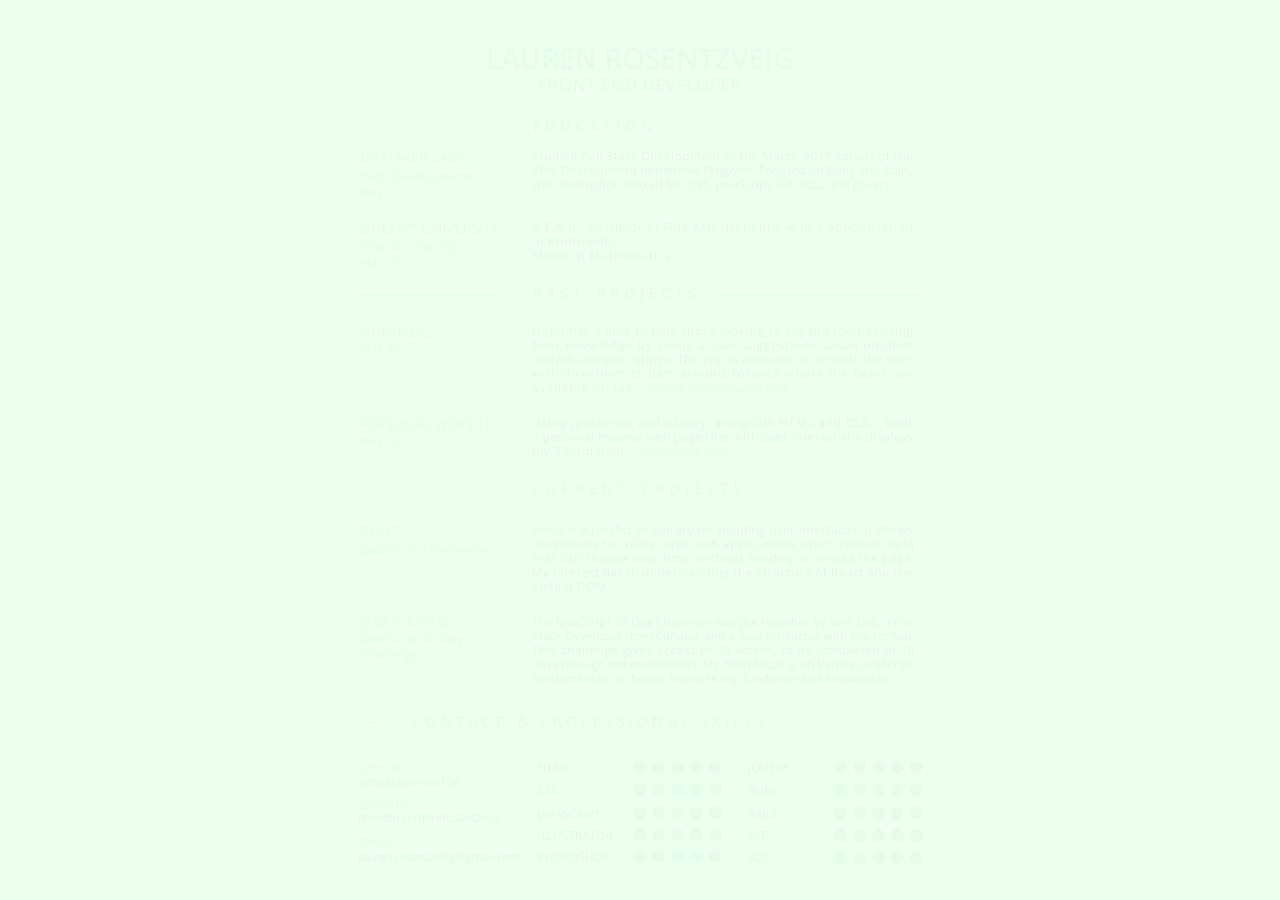
<file: day8/canvas.html>
<!DOCTYPE html>
<html lang="en">
<head>
  <meta charset="UTF-8">
  <link rel="icon" href="../images/R-icon2.jpg">
  <title>HTML5 Canvas</title>
</head>
<body>
  <div id="wrapper">
    <div id="wrapper-image"></div>
  </div>
<canvas id="draw" width="800" height="800"></canvas>
<script>
  //set up canvas for drawing
  const canvas = document.querySelector('#draw');
  const ctx = canvas.getContext('2d');
  var wrapper=document.getElementById('wrapper');
  var wrapperStyle=window.getComputedStyle(wrapper,null);
  canvas.width = window.innerWidth;
  canvas.height = window.innerHeight;
  ctx.fillStyle = 'rgba(236, 255, 238, 0.97)';
  ctx.fillRect(0, 0, canvas.width, canvas.height)
  ctx.lineJoin = 'round';
  ctx.lineCap = 'round';
  ctx.lineWidth = 90;
  ctx.globalCompositeOperation = 'destination-out'

//use to make sure that drawing only happens when clickling
let isDrawing = false;

//set up the last x and y coordinates, will constantly be changing when mouse is clicked
let lastX = 0;
let lastY = 0;

function draw(e) {
  if(!isDrawing) return; //stop the function from running unless the mouse is down

  ctx.beginPath();
  //start from
  ctx.moveTo(lastX, lastY);
  // go to
  ctx.lineTo(e.offsetX, e.offsetY);
  ctx.stroke();

  [lastX, lastY] = [e.offsetX, e.offsetY];

}

//make sure the mouse is clicked/down to be able to draw
canvas.addEventListener('mousedown', (e) => {
  isDrawing = true;
  [lastX, lastY] = [e.offsetX, e.offsetY];
});


canvas.addEventListener('mousemove', draw);
canvas.addEventListener('mouseup', () => isDrawing = false);
canvas.addEventListener('mouseout', () => isDrawing = false);

</script>

<style>
  html, body {
    margin:0;
    height: 100%;
    cursor: url(nickel.png), pointer;
  }
  html:active, body:active {
    cursor: url(nickel.png), pointer;
  }
  #wrapper {
    position: relative;
    width: 100%;
    height: 100%;
  }
  #wrapper-image {
    position:absolute;
    top:0;
    left:0;
    width:100%;
    height:100%;
    background: url('LaurenRosentzveig--ResumeWD.jpg') content-box center no-repeat;
    background-size: contain;
  }
  canvas {
    position: absolute;
    top: 0;
    left: 0;
  }
  h1 {
    position: absolute;
    font-size: 3em;
    top: 40%;
    left: 40%;
  }
</style>

</body>
</html>
</file>
<file: styles/styles.css>
/*
fonts:
title: gotham bold --> montserrat
text: courier
*/
@import url("https://fonts.googleapis.com/css?family=Montserrat:600");
* {
  font-family: 'courier';
}

html {
  background-color: #FEFFF3;
  text-align: center;
}

html, body {
  margin: 0;
  padding: 0;
}

h1, h2, h3, h2.border span {
  font-weight: 600;
  font-family: 'Montserrat', sans-serif;
  font-style: black;
  text-transform: uppercase;
  letter-spacing: 8px;
}

p {
  letter-spacing: 5px;
  line-height: 2.2em;
  font-size: 18px;
}

main > div {
  padding: 3% 15%;
  position: relative;
}

.header {
  background-color: #ECFFEE;
}

.header {
  margin: auto 0;
  padding: 40px 0;
  text-align: center;
  width: 100%;
  position: relative;
}

.header ul {
  padding-left: 0;
  display: -webkit-box;
  display: -ms-flexbox;
  display: flex;
  -webkit-box-orient: horizontal;
  -webkit-box-direction: normal;
      -ms-flex-direction: row;
          flex-direction: row;
  -webkit-box-pack: center;
      -ms-flex-pack: center;
          justify-content: center;
}

.header ul li {
  list-style-type: none;
  display: inline-block;
  padding-left: 20px;
}

a {
  text-decoration: none;
  border-radius: 4px;
  padding: 3px 10px;
  margin: 3px;
  color: black;
}

a span {
  position: relative;
  top: 4px;
  padding-right: 5px;
  font-size: 1.8em;
  height: 0;
  line-height: 0;
  margin-bottom: 0;
  color: #ECFFEE;
}

a.no-style {
  border: none;
  padding: 0;
  border-radius: 0;
  margin: 0;
}

.toggleNav span {
  color: #FBD3B9;
}

nav {
  padding: 5px 0;
}

nav a:hover span {
  color: #FFF2DD;
}

h2.border {
  color: #FFF2DD;
}

h2.border span {
  padding: 0 20px;
  color: black;
}

hr {
  width: 35px;
  height: 1px;
  background-color: black;
  margin-bottom: 50px;
}

/*ABOUT ME SECTION */
#me-section {
  text-align: center;
}

img#portrait {
  position: absolute;
  bottom: -21px;
  left: 5px;
  width: 14%;
  opacity: 0.9;
  z-index: -1;
}

p#about-me-text {
  margin: 50px 0;
}

p#about-me-text > span {
  font-weight: bold;
  display: block;
  padding-bottom: 10px;
}

/* EXPERIENCE SECTION */
#experience-section #richmondday {
  background-color: #EEECFE;
  margin-top: 20px;
}

#experience-section #healthworks {
  background-color: #FFF2DD;
  margin-top: 20px;
}

#experience-section #babyuno {
  background-color: #F4FED3;
  margin-top: 20px;
}

#experience-section #bitmaker {
  background-color: #FBD3B9;
  margin-top: 20px;
}

#experience-section .experience-item {
  margin: 50px 0;
}

#experience-section .experience-item .item-header {
  margin: 20px 0;
}

#experience-section .experience-item .item-header h3 {
  padding: 15px;
  margin: 0 15%;
  display: -webkit-box;
  display: -ms-flexbox;
  display: flex;
  -webkit-box-flex: 1;
      -ms-flex: 1;
          flex: 1;
  -webkit-box-pack: center;
      -ms-flex-pack: center;
          justify-content: center;
  text-align: center;
  width: 70%;
}

#experience-section .experience-item .item-header h4 {
  margin: 25px 0 10px;
}

#experience-section .experience-item .item-header h5 {
  margin: 10px 0;
}

#experience-section .experience-item .projects {
  width: 63%;
  margin: auto;
}

#experience-section .experience-item .projects .projects-item {
  list-style-type: none;
  padding: 0;
  margin: 15px 0;
}

#experience-section .experience-item .projects .projects-item h5 {
  background: #EEECFE;
  width: 80%;
  margin: 30px auto;
  text-align: center;
  padding: 10px;
  font-size: 16px;
  font-family: 'Montserrat', sans-serif;
  text-transform: uppercase;
  letter-spacing: 3px;
}

#experience-section .experience-item .projects .projects-item p {
  margin: 0;
  font-size: 16px;
  letter-spacing: 3px;
}

#experience-section .experience-item .projects .projects-item a {
  font-weight: bold;
  padding: 5px;
  margin-top: 5px;
  display: inline-block;
  line-height: 21px;
  text-decoration: underline;
  font-size: 16px;
}

#past-projects-section {
  clear: both;
}

/*EDUCATION SECTION */
#education-section h3 {
  padding: 15px;
  margin: 0 15%;
  display: -webkit-box;
  display: -ms-flexbox;
  display: flex;
  -webkit-box-flex: 1;
      -ms-flex: 1;
          flex: 1;
  -webkit-box-pack: center;
      -ms-flex-pack: center;
          justify-content: center;
  text-align: center;
  width: 70%;
}

#education-section h3#uxd {
  margin-top: 50px;
  background-color: #F4FED3;
}

#education-section h3#bitmaker {
  margin-top: 50px;
  background-color: #EEECFE;
}

#education-section h3#queens {
  margin-top: 50px;
  background-color: #FBD3B9;
}

img#skyline {
  position: absolute;
  bottom: -8px;
  right: 0px;
  width: 100%;
  opacity: .8;
  z-index: -100;
}

/*CURRENT PROJECTS SECTION */
a.cProject {
  font-weight: bold;
  padding: 5px;
  background-color: #EEECFE;
}

span.js-title {
  line-height: 3em;
  padding: 15px 0 5px;
  border-top: 5px solid #F4FED3;
}

#projects-section p {
  margin-top: 50px;
}

/*CONTACT SECTION */
#contact-section {
  background: url("../images/planes2.png") no-repeat 90% 70%;
  background-size: 30%;
}

#contact-section a {
  position: relative;
  color: black;
  text-decoration: none;
  border: 1px solid black;
  border-radius: 4px;
  padding: 8px 10px;
  margin: 3px;
  display: block;
  /*width: 33%;*/
  margin: 12px 23%;
  min-width: 300px;
  text-align: right;
  background: rgba(255, 255, 255, 0.9);
}

#contact-section i {
  padding-right: 10px;
  position: absolute;
  left: 10px;
  top: 10px;
}

#contact-section #contact-email {
  margin-top: 50px;
  background-color: rgba(238, 236, 254, 0.7);
}

#contact-section #contact-phone {
  background-color: rgba(255, 242, 221, 0.7);
}

#contact-section #contact-linkedin {
  background-color: rgba(244, 254, 211, 0.7);
}

#contact-section #contact-github {
  background-color: rgba(251, 211, 185, 0.7);
}

/*styling for hangman game*/
#hangman6 {
  z-index: 7;
}

#hangman5 {
  z-index: 6;
  display: none;
}

#hangman4 {
  z-index: 5;
  display: none;
}

#hangman3 {
  z-index: 4;
  display: none;
}

#hangman2 {
  z-index: 3;
  display: none;
}

#hangman1 {
  z-index: 2;
  display: none;
}

#hangman-full {
  z-index: 1;
  display: none;
}

ul.alphabet {
  list-style-type: none;
}

li.letter {
  cursor: pointer;
  display: inline-block;
  text-align: center;
  padding: 10px;
  margin: 2px;
  border: 1px solid black;
  border-radius: 9px;
}

li.letter:hover {
  /*color: white;*/
  background-color: #F4FED3;
  /*border-color: $highlight2;*/
}

div.guess div {
  display: inline-block;
  width: 20px;
  color: #FEFFF3;
  text-align: center;
  margin: 10px;
  padding: 0 2px 5px;
  font-size: 1.5em;
  text-transform: uppercase;
  border-bottom: 2px solid black;
}

/* SKILLS PAGE - revised */
#skills-section {
  position: relative;
}

#skills-intro {
  margin-top: 50px;
}

.skills-item h3 {
  padding: 15px;
  margin: 0 15%;
  display: -webkit-box;
  display: -ms-flexbox;
  display: flex;
  -webkit-box-flex: 1;
      -ms-flex: 1;
          flex: 1;
  -webkit-box-pack: center;
      -ms-flex-pack: center;
          justify-content: center;
  text-align: center;
  width: 70%;
}

.skills-item h3#proficient {
  background-color: #F4FED3;
  margin-top: 20px;
}

.skills-item h3#experienced {
  background-color: #FFF2DD;
}

.skills-item h3#competent {
  background-color: #EEECFE;
}

.skills-item h3#introduced {
  background-color: #FBD3B9;
}

.skills-item .skills-list ul {
  padding: 0;
  list-style-type: none;
}

.skills-item .skills-list ul li {
  line-height: 24px;
}

#show-all-skills {
  color: #555;
  cursor: pointer;
}

#skills-game {
  display: -webkit-box;
  display: -ms-flexbox;
  display: flex;
  -webkit-box-flex: 1;
      -ms-flex: 1;
          flex: 1;
  -ms-flex-wrap: wrap;
      flex-wrap: wrap;
  -webkit-box-pack: center;
      -ms-flex-pack: center;
          justify-content: center;
  text-align: center;
}

#skills-game #number-of-matches {
  clear: both;
}

#skills-game .skill {
  -ms-flex-preferred-size: 16%;
      flex-basis: 16%;
  cursor: pointer;
  padding: 10px 0;
}

#skills-game .skill img {
  width: 120px;
  padding: 5px;
}

#skills-game .skill .card0, #skills-game .skill .card5, #skills-game .skill .card10, #skills-game .skill .card15 {
  -ms-flex-wrap: wrap;
      flex-wrap: wrap;
}

#reset-all-skills {
  margin: 2% 44% 0;
  width: 12%;
  display: block;
  clear: both;
}

.front {
  -webkit-transform: translate3d(0, 0, 0);
          transform: translate3d(0, 0, 0);
  position: absolute;
  z-index: 1;
  -webkit-transform-style: preserve-3d;
          transform-style: preserve-3d;
  -webkit-backface-visibility: visible;
          backface-visibility: visible;
  -webkit-backface-visibility: hidden;
          backface-visibility: hidden;
}

.back {
  -webkit-transform: rotateY(-180deg) translateZ(1px);
          transform: rotateY(-180deg) translateZ(1px);
  -webkit-transform-style: preserve-3d;
          transform-style: preserve-3d;
  -webkit-transition: 0.5s;
  transition: 0.5s;
}

.flip {
  -webkit-transform: rotateY(180deg) translateZ(1px);
          transform: rotateY(180deg) translateZ(1px);
  -webkit-transform-style: preserve-3d;
          transform-style: preserve-3d;
  -webkit-transition: 0.5s;
  transition: 0.5s;
}

.stay img.front {
  visibility: visible;
  visibility: hidden;
}

.stay img.back {
  -webkit-transform: rotateY(180deg) translateZ(1px);
          transform: rotateY(180deg) translateZ(1px);
  -webkit-transform-style: preserve-3d;
          transform-style: preserve-3d;
  -webkit-transition: 0.5s;
  transition: 0.5s;
}

.return {
  -webkit-transform: rotateY(-180deg) translateZ(1px);
          transform: rotateY(-180deg) translateZ(1px);
  -webkit-transform-style: preserve-3d;
          transform-style: preserve-3d;
  -webkit-transition: 0.5s;
  transition: 0.5s;
}

.modal {
  position: absolute;
  top: 0;
  left: 0;
  width: 100%;
  height: 100%;
  padding: 3% 0;
  /*background-color: rgba(179, 179, 179, 0.95);*/
  background-color: #FEFFF3;
  z-index: 100;
  display: none;
  color: black;
  overflow: auto;
  -webkit-transform: translateZ(1px);
          transform: translateZ(1px);
}

img.modal-skills {
  width: 120px;
  clear: both;
  margin: 0 5px;
}

.modal h1 {
  width: 100%;
  text-align: center;
}

.modal h2 {
  font-family: 'Montserrat', sans-serif;
  text-transform: uppercase;
}

#number-of-matches {
  margin-bottom: 10px;
}

@media only screen and (max-width: 900px) {
  .header ul {
    display: -webkit-box;
    display: -ms-flexbox;
    display: flex;
    -webkit-box-orient: vertical;
    -webkit-box-direction: normal;
        -ms-flex-direction: column;
            flex-direction: column;
    flex-direction: column;
    -webkit-transform: translateX(-20px);
            transform: translateX(-20px);
  }
  .header ul li {
    line-height: 24px;
  }
  #experience-section .experience-item .projects {
    width: 80%;
    margin: auto;
  }
  #experience-section .experience-item .projects .projects-item h5 {
    width: 80%;
  }
}

@media only screen and (max-width: 600px) {
  body {
    margin: 0;
  }
  h1 {
    font-size: 28px;
  }
  h2 {
    font-size: 20px;
  }
  h3 {
    font-size: 16px;
  }
  h4 {
    font-size: 14px;
  }
  h5 {
    font-size: 12px;
  }
  h6 {
    font-size: 12px;
  }
  p {
    font-size: 12px;
  }
  .header ul {
    display: -webkit-box;
    display: -ms-flexbox;
    display: flex;
    -webkit-box-orient: vertical;
    -webkit-box-direction: normal;
        -ms-flex-direction: column;
            flex-direction: column;
    flex-direction: column;
    -webkit-transform: translateX(-20px);
            transform: translateX(-20px);
  }
  .header ul li {
    line-height: 24px;
  }
  main > div {
    padding: 3% 3%;
  }
  #me-section {
    margin-bottom: 40px;
  }
  #education-section h3, #experience-section .experience-item .item-header h3, #skills-section .skills-item h3 {
    padding: 15px;
    margin: 0 auto;
  }
  #experience-section .experience-item .projects .projects-item p {
    margin: 0;
    font-size: 12px;
    letter-spacing: 3px;
  }
  #skills-section h2.border {
    letter-spacing: 0px;
    margin-bottom: 20px;
  }
  #skills-section h2.border span {
    padding: 0 10px;
    font-size: 18px;
  }
  #skills-section .skills-item {
    margin-bottom: 30px;
  }
  #contact-section h2.border {
    letter-spacing: 0px;
    margin-bottom: 20px;
  }
  #contact-section h2.border span {
    padding: 0 10px;
    font-size: 18px;
  }
  #contact-section hr {
    margin-bottom: 20px;
  }
  #contact-section a {
    margin: 8px auto;
  }
  div#contact-section {
    background: url("./../images/planes2.png") no-repeat;
    background-size: 55%;
    background-position: center 96%;
    padding-bottom: 21%;
  }
  a span {
    top: 0px;
    font-size: 1.5em;
  }
}
/*# sourceMappingURL=styles.css.map */
</file>
<file: day6/style.css>
:root {
  --background: #FEFFF3;
  --foreground: #ECFFEE;
  --highlight: #FFF2DD;
  --highlight2: #EEECFE;
  --highlight3: #F4FED3;
  --highlight4: #EDCFFB;
  --highlight5: #FBD3B9;
  --black: #000000;
  --highlight-o: rgba(255, 242, 221, 0.7);
  --highlight2-o: rgba(238, 236, 254, 0.7);
  --highlight3-o: rgba(244, 254, 211, 0.7);
  --highlight4-o: rgba(237, 207, 251, 0.7);
  --highlight5-o: rgba(251, 211, 185, 0.7);
  --foreground-o: rgba(236, 255, 238, 0.7);
}
html {
  box-sizing: border-box;
  /*background: url(../images/flower-swirl10.png);*/
  background-color: var(--foreground);
  font-family: 'Open Sans', sans-serif;
  font-size: 20px;
  font-weight: 200;
  /*background: repeating-linear-gradient(
  to right,
  var(--highlight2),
  var(--highlight2) 30px,
  var(--highlight5) 30px,
  var(--highlight5) 60px
);*/
}
*, *:before, *:after {
  box-sizing: inherit;
}
input {
  width: 100%;
  padding:20px;
}

.search-form {
  max-width:400px;
  margin:50px auto;
}

input.search {
  margin: 0;
  text-align: center;
  outline:0;
  border: 10px solid #F7F7F7;
  width: 120%;
  left: -10%;
  position: relative;
  top: 10px;
  z-index: 2;
  border-radius: 5px;
  font-size: 40px;
  box-shadow: 0 0 5px rgba(0, 0, 0, 0.12), inset 0 0 2px rgba(0, 0, 0, 0.19);
}


.suggestions {
  margin: 0;
  padding: 0;
  position: relative;
  /*perspective:20px;*/
}
.suggestions li {
  background:white;
  list-style: none;
  border-bottom: 1px solid #D8D8D8;
  box-shadow: 0 0 10px rgba(0, 0, 0, 0.14);
  margin:0;
  padding:20px;
  transition:background 0.2s;
  display:flex;
  justify-content:space-between;
  text-transform: capitalize;
}

.suggestions li:nth-child(even) {
  transform: perspective(100px) rotateX(3deg) translateY(2px) scale(1.001);
  background: linear-gradient(to bottom,  #ffffff 0%,#EFEFEF 100%);
}
.suggestions li:nth-child(odd) {
  transform: perspective(100px) rotateX(-3deg) translateY(3px);
  background: linear-gradient(to top,  #ffffff 0%,#EFEFEF 100%);
}

span.hex {
  font-size: 15px;
}

.hl {
  background:var(--highlight5);
}

a {
  color:black;
  background:rgba(0,0,0,0.1);
  text-decoration: none;
}
</file>
